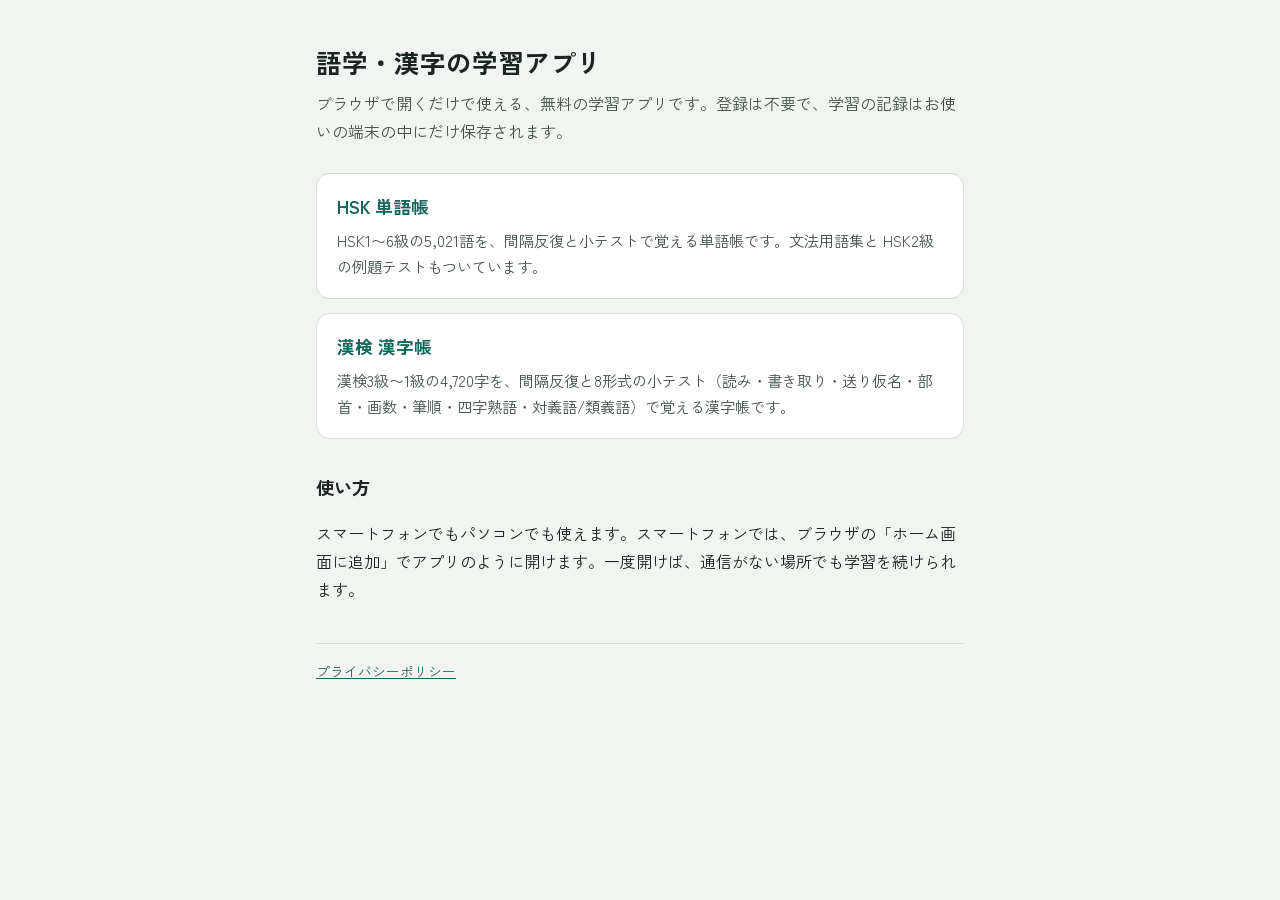
<file: index.html>
<!doctype html>
<html lang="ja">
<head>
<meta charset="utf-8">
<meta name="viewport" content="width=device-width, initial-scale=1">
<title>語学・漢字の学習アプリ</title>
<meta name="description" content="HSK（中国語検定）と漢検の単語・漢字を、間隔反復と小テストで覚える無料の学習アプリ。">
<link rel="icon" href="favicon.png">
<link rel="preconnect" href="https://fonts.googleapis.com">
<link rel="preconnect" href="https://fonts.gstatic.com" crossorigin>
<link rel="stylesheet" href="https://fonts.googleapis.com/css2?family=Zen+Kaku+Gothic+New:wght@400;700&display=swap">
<link rel="stylesheet" href="style.css">
<script async src="https://pagead2.googlesyndication.com/pagead/js/adsbygoogle.js?client=ca-pub-8997874792161168" crossorigin="anonymous"></script>
</head>
<body>
<div class="wrap">
  <h1>語学・漢字の学習アプリ</h1>
  <p class="lead">ブラウザで開くだけで使える、無料の学習アプリです。登録は不要で、学習の記録はお使いの端末の中にだけ保存されます。</p>

  <ul class="apps">
    <li>
      <a class="app" href="hsk-vocab/">
        <span class="app__name">HSK 単語帳</span>
        <p class="app__desc">HSK1〜6級の5,021語を、間隔反復と小テストで覚える単語帳です。文法用語集と HSK2級の例題テストもついています。</p>
      </a>
    </li>
    <li>
      <a class="app" href="kanken-vocab/">
        <span class="app__name">漢検 漢字帳</span>
        <p class="app__desc">漢検3級〜1級の4,720字を、間隔反復と8形式の小テスト（読み・書き取り・送り仮名・部首・画数・筆順・四字熟語・対義語/類義語）で覚える漢字帳です。</p>
      </a>
    </li>
  </ul>

  <h2>使い方</h2>
  <p>スマートフォンでもパソコンでも使えます。スマートフォンでは、ブラウザの「ホーム画面に追加」でアプリのように開けます。一度開けば、通信がない場所でも学習を続けられます。</p>

  <footer>
    <a href="privacy.html">プライバシーポリシー</a>
  </footer>
</div>
</body>
</html>
</file>
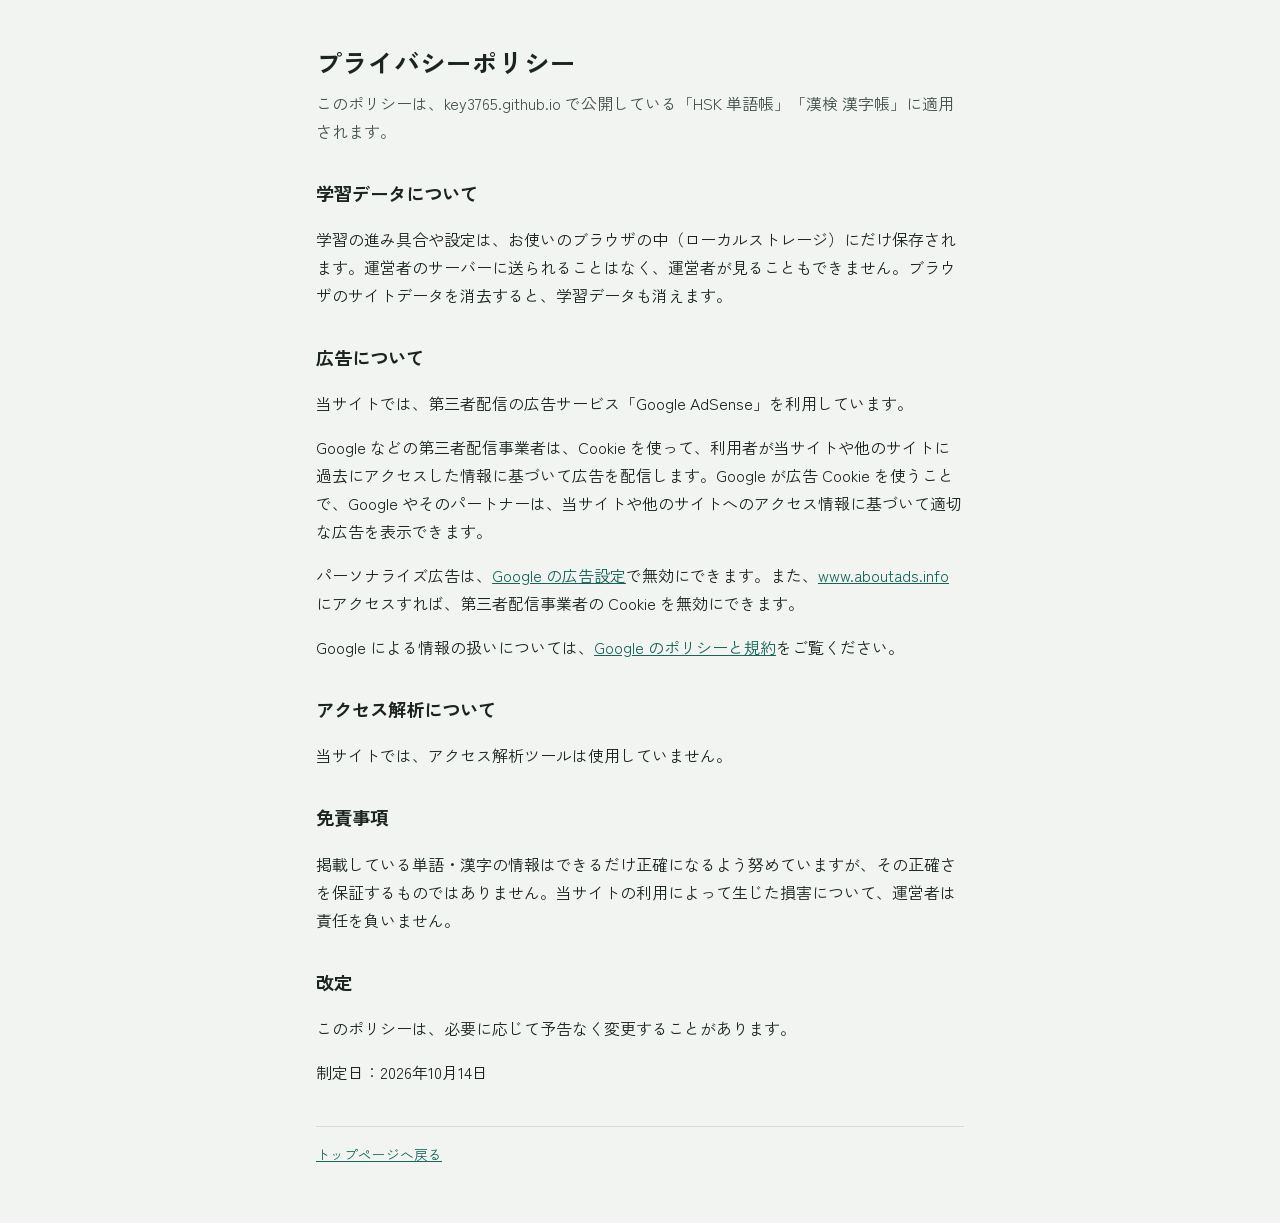
<file: privacy.html>
<!doctype html>
<html lang="ja">
<head>
<meta charset="utf-8">
<meta name="viewport" content="width=device-width, initial-scale=1">
<title>プライバシーポリシー</title>
<link rel="icon" href="favicon.png">
<link rel="preconnect" href="https://fonts.googleapis.com">
<link rel="preconnect" href="https://fonts.gstatic.com" crossorigin>
<link rel="stylesheet" href="https://fonts.googleapis.com/css2?family=Zen+Kaku+Gothic+New:wght@400;700&display=swap">
<link rel="stylesheet" href="style.css">
</head>
<body>
<div class="wrap">
  <h1>プライバシーポリシー</h1>
  <p class="lead">このポリシーは、key3765.github.io で公開している「HSK 単語帳」「漢検 漢字帳」に適用されます。</p>

  <h2>学習データについて</h2>
  <p>学習の進み具合や設定は、お使いのブラウザの中（ローカルストレージ）にだけ保存されます。運営者のサーバーに送られることはなく、運営者が見ることもできません。ブラウザのサイトデータを消去すると、学習データも消えます。</p>

  <h2>広告について</h2>
  <p>当サイトでは、第三者配信の広告サービス「Google AdSense」を利用しています。</p>
  <p>Google などの第三者配信事業者は、Cookie を使って、利用者が当サイトや他のサイトに過去にアクセスした情報に基づいて広告を配信します。Google が広告 Cookie を使うことで、Google やそのパートナーは、当サイトや他のサイトへのアクセス情報に基づいて適切な広告を表示できます。</p>
  <p>パーソナライズ広告は、<a href="https://adssettings.google.com/" target="_blank" rel="noopener">Google の広告設定</a>で無効にできます。また、<a href="https://www.aboutads.info/" target="_blank" rel="noopener">www.aboutads.info</a> にアクセスすれば、第三者配信事業者の Cookie を無効にできます。</p>
  <p>Google による情報の扱いについては、<a href="https://policies.google.com/technologies/partner-sites?hl=ja" target="_blank" rel="noopener">Google のポリシーと規約</a>をご覧ください。</p>

  <h2>アクセス解析について</h2>
  <p>当サイトでは、アクセス解析ツールは使用していません。</p>

  <h2>免責事項</h2>
  <p>掲載している単語・漢字の情報はできるだけ正確になるよう努めていますが、その正確さを保証するものではありません。当サイトの利用によって生じた損害について、運営者は責任を負いません。</p>

  <h2>改定</h2>
  <p>このポリシーは、必要に応じて予告なく変更することがあります。</p>
  <p>制定日：2026年10月14日</p>

  <footer>
    <a href="./">トップページへ戻る</a>
  </footer>
</div>
</body>
</html>
</file>
<file: style.css>
:root {
  --paper: #F1F4F0;
  --surface: #FFFFFF;
  --ink: #1B2420;
  --ink-2: #44524B;
  --muted: #6B7A72;
  --line: #D5DDD5;
  --jade: #15655A;
  --radius: 14px;
  --font-ui: "Zen Kaku Gothic New", "Hiragino Kaku Gothic ProN", "Yu Gothic UI", Meiryo, system-ui, sans-serif;
}
@media (prefers-color-scheme: dark) {
  :root {
    --paper: #0F1513;
    --surface: #18211D;
    --ink: #E6ECE8;
    --ink-2: #B9C6BF;
    --muted: #8A9A92;
    --line: #2A3631;
    --jade: #5FB3A4;
  }
}
* { box-sizing: border-box; }
body {
  margin: 0;
  background: var(--paper);
  color: var(--ink);
  font-family: var(--font-ui);
  line-height: 1.75;
}
.wrap { max-width: 680px; margin: 0 auto; padding: 40px 16px 56px; }
h1 { font-size: 1.6rem; margin: 0 0 4px; }
h2 { font-size: 1.15rem; margin: 32px 0 8px; }
.lead { color: var(--ink-2); margin: 0 0 28px; }
.apps { display: grid; gap: 14px; margin: 0; padding: 0; list-style: none; }
.app {
  display: block;
  padding: 18px 20px;
  background: var(--surface);
  border: 1px solid var(--line);
  border-radius: var(--radius);
  color: inherit;
  text-decoration: none;
}
.app:hover { border-color: var(--jade); }
.app__name { font-weight: 700; font-size: 1.1rem; color: var(--jade); }
.app__desc { margin: 4px 0 0; color: var(--ink-2); font-size: .95rem; }
a { color: var(--jade); }
footer { margin-top: 40px; padding-top: 16px; border-top: 1px solid var(--line); color: var(--muted); font-size: .85rem; }
</file>
